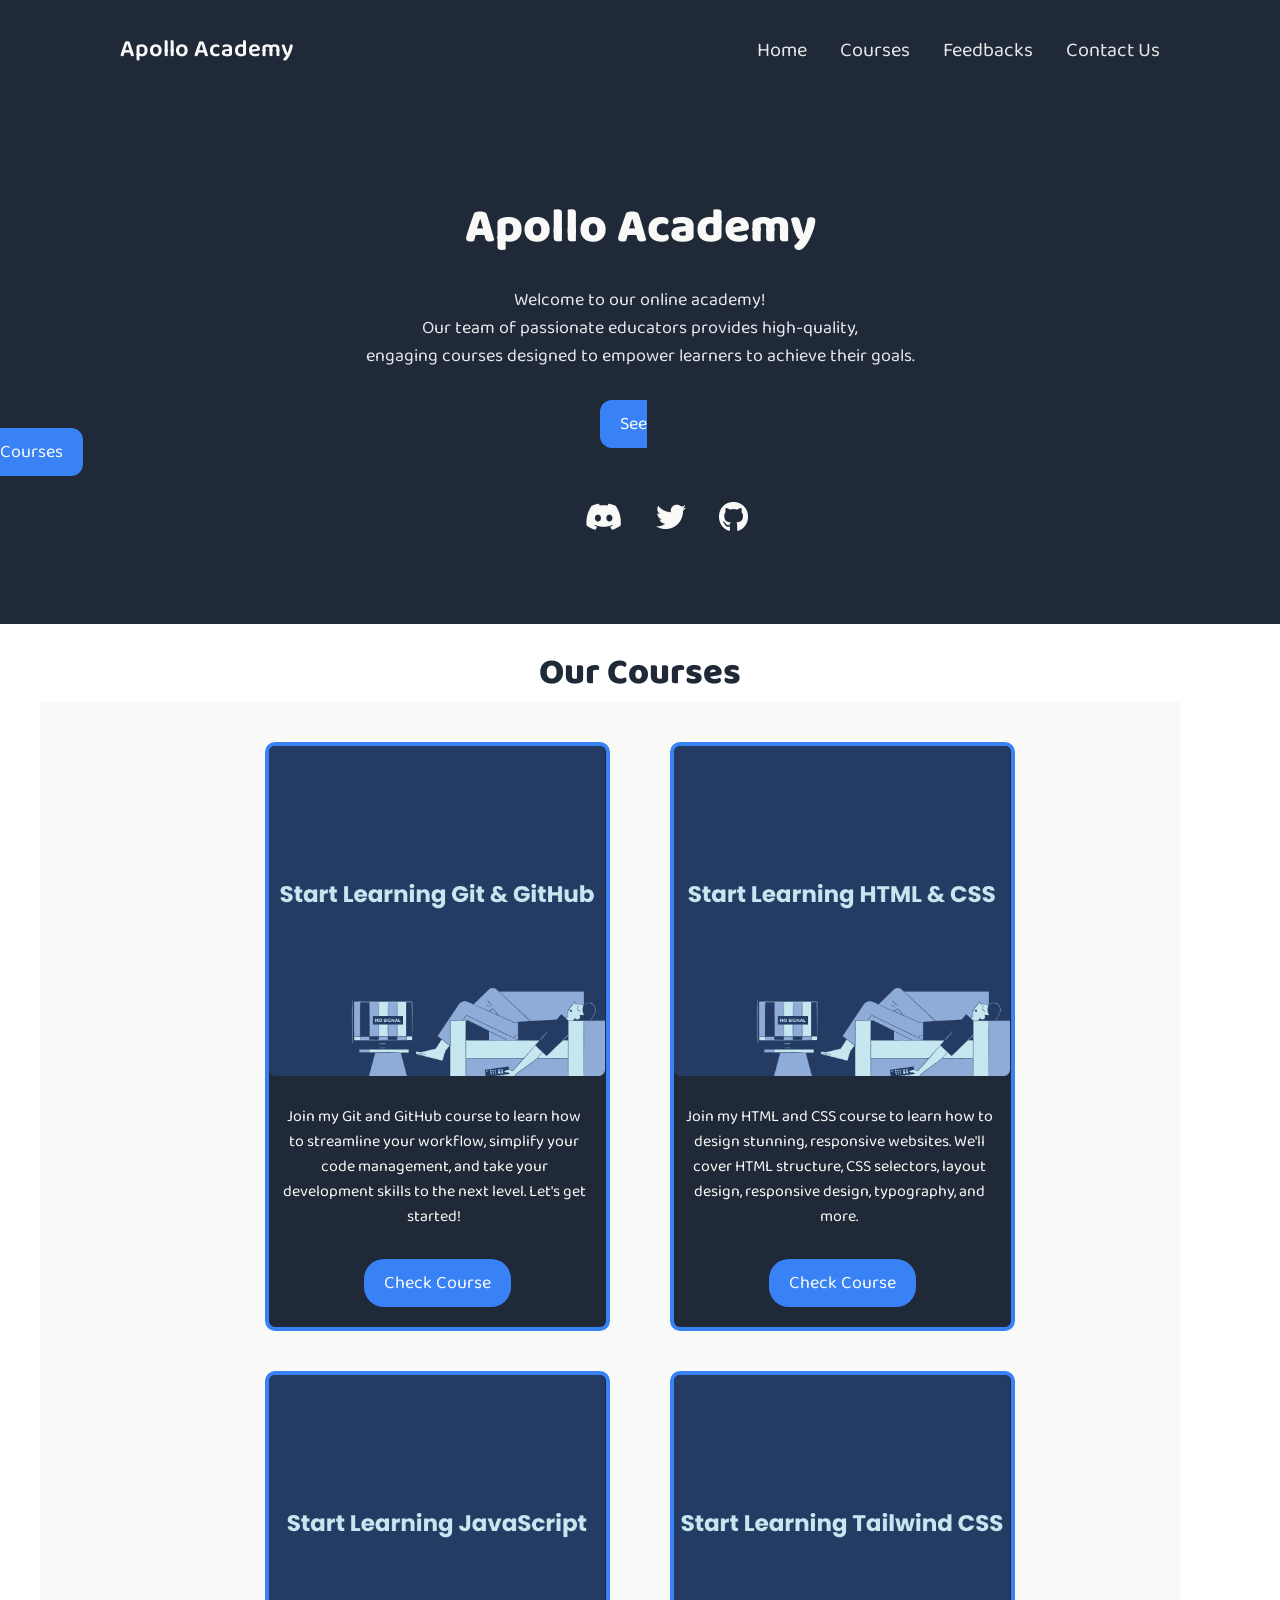
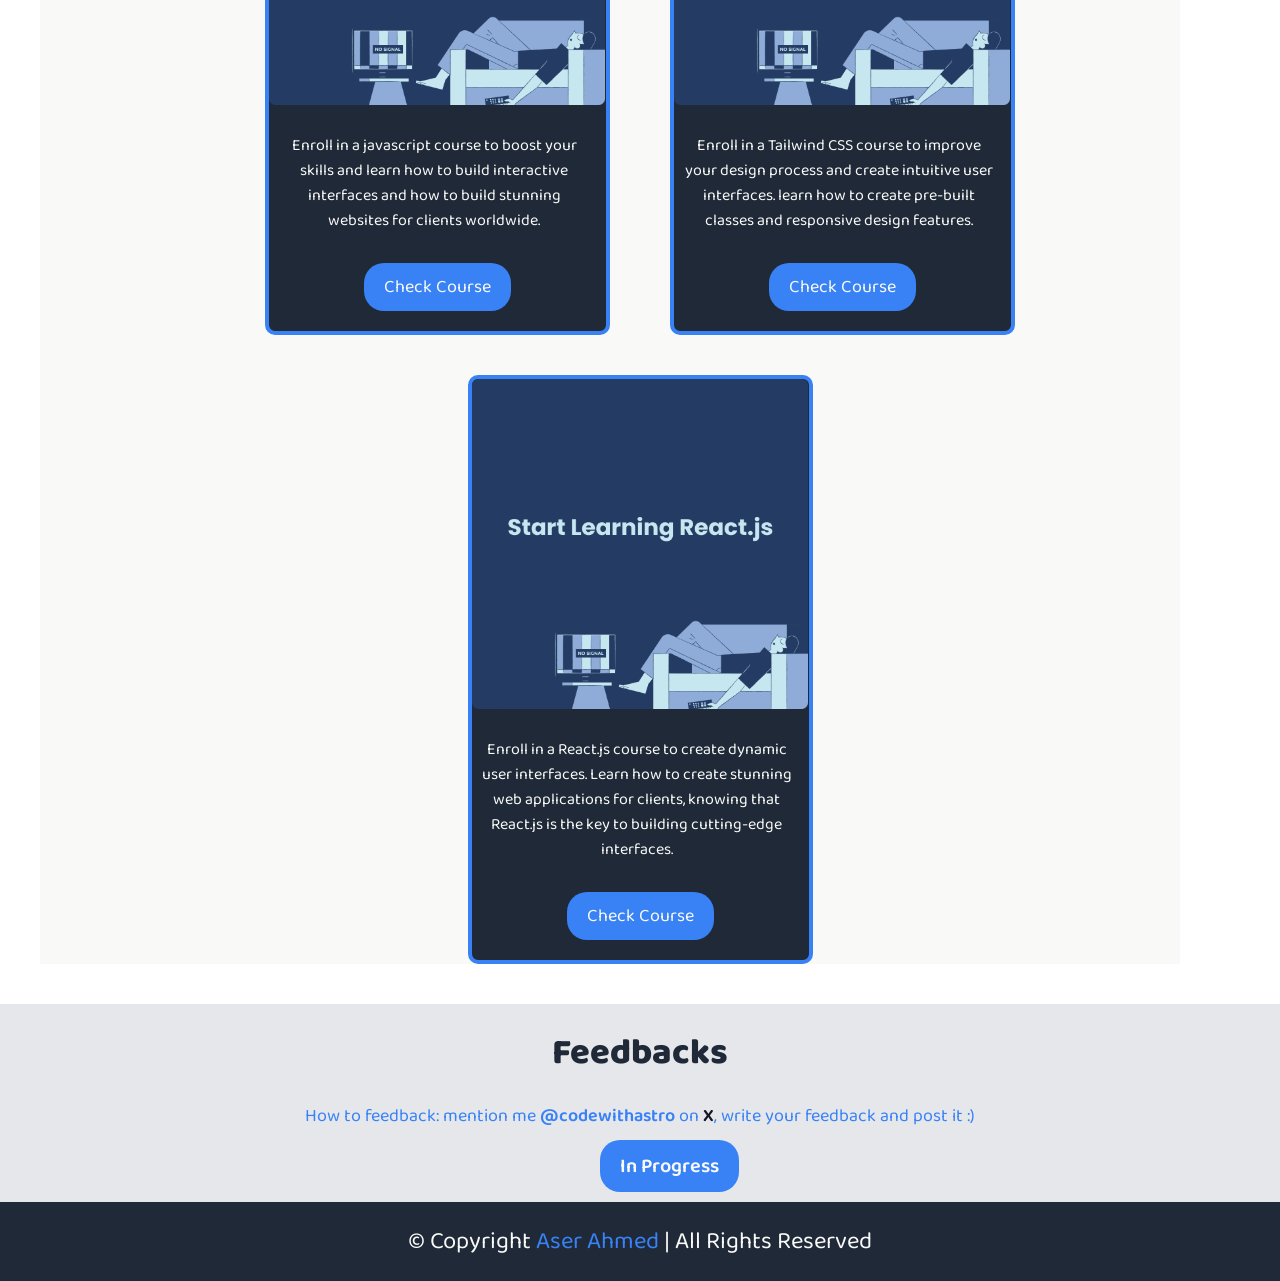
<file: files/standard-integration/public/index.html>
<!DOCTYPE html>
<html lang="en">
<head>
    <meta charset="UTF-8">
    <meta http-equiv="X-UA-Compatible" content="IE=edge">
    <meta name="viewport" content="width=device-width, initial-scale=1.0">
    <link rel="icon" type="image/svg+xml" href="./images/favicon.svg" />
    <link rel="stylesheet" href="https://cdnjs.cloudflare.com/ajax/libs/font-awesome/6.4.0/css/all.min.css" integrity="sha512-iecdLmaskl7CVkqkXNQ/ZH/XLlvWZOJyj7Yy7tcenmpD1ypASozpmT/E0iPtmFIB46ZmdtAc9eNBvH0H/ZpiBw==" crossorigin="anonymous" referrerpolicy="no-referrer" />
    <link rel="stylesheet" href="./styles/style.css">
    <title>Apollo Academy</title>
</head>
<body>
    <!--header start-->
    <header>
        <a href="index.html" class="logo">Apollo Academy</a>
        <nav class="navigation">
            <a href="index.html">Home</a>
            <a href="#course">Courses</a>
            <a href="#feedback">Feedbacks</a>
            <a href="contact.html" target="_blank">Contact Us</a>
        </nav>
    </header>
    <!--header end-->

    <!--Menu button for responsive design-->
    <!--<div id="menu-btn" class="fas fa-bars"></div>-->
    <!--Menu button for responsive design-->

    <!--main section start-->
    <section class="main">
        <h2>Apollo Academy</h2>
        <p>Welcome to our online academy!<br> Our team of passionate educators provides high-quality,<br> engaging courses designed to empower learners to achieve their goals. </p>
        <a href="#course" class="main-btn">See Courses</a>
        <div class="social-icons">
            <a href="https://discord.gg/VHDfc6gd" target="_blank" title="In Progress"><i class="fa-brands fa-discord"></i></a>
            <a href="https://twitter.com/codewithastro" target="_blank"><i class="fa-brands fa-twitter"></i></a>
            <a href="https://github.com/codewithastro" target="_blank"><i class="fa-brands fa-github"></i></a>
        </div>
    </section>
    <!--main section end-->

    <h3 class="title">Our Courses</h3>

    <!--info section start-->
    <section class="course" id="course">
        <div>
            <img src="./images/1.png" alt="First Course">
            <p>Join my Git and GitHub course to learn how to streamline your workflow, simplify your code management, and take your development skills to the next level. Let's get started!</p>
            <a href="./git-github.html">Check Course</a>
        </div>
        <div>
            <img src="./images/2.png" alt="Second Course">
            <p>Join my HTML and CSS course to learn how to design stunning, responsive websites. We'll cover HTML structure, CSS selectors, layout design, responsive design, typography, and more.</p>
            <a href="./html-css.html">Check Course</a>
        </div>
        <div>
            <img src="./images/3.png" alt="Third Course">
            <p>Enroll in a javascript course to boost your skills and learn how to build interactive interfaces and how to build stunning websites for clients worldwide.</p>
            <a href="./javascript.html">Check Course</a>
        </div>
        <div>
            <img src="./images/4.png" alt="Fourth course">
            <p>Enroll in a Tailwind CSS course to improve your design process and create intuitive user interfaces. learn how to create pre-built classes and responsive design features.</p>
            <a href="./tailwind.html">Check Course</a>
        </div>
        <div>
            <img src="./images/5.png" alt="Fifth Course">
            <p>Enroll in a React.js course to create dynamic user interfaces. Learn how to create stunning web applications for clients, knowing that React.js is the key to building cutting-edge interfaces.</p>
            <a href="./react.html">Check Course</a>
        </div>
        
     </section>
    <!--info section end-->

    <!--feedback section start-->
    <section class="feedback" id="feedback">
        <h3>Feedbacks</h3>
        <div class="how">How to feedback: mention me <a href="https://twitter.com/codewithastro">@codewithastro</a> on <span>X</span>, write your feedback and post it :)</div>
        <p id="what">In Progress</p>
    </section>
    <!--feedback section end-->

    <!--footer section start-->
    <footer class="footer">
        <p>© Copyright <a href="https://twitter.com/codewithastro">Aser Ahmed</a> | All Rights Reserved</p>
    </footer>
    <!--footer section end-->
    <script src="./index.js"></script>
</body>
</html>
</file>
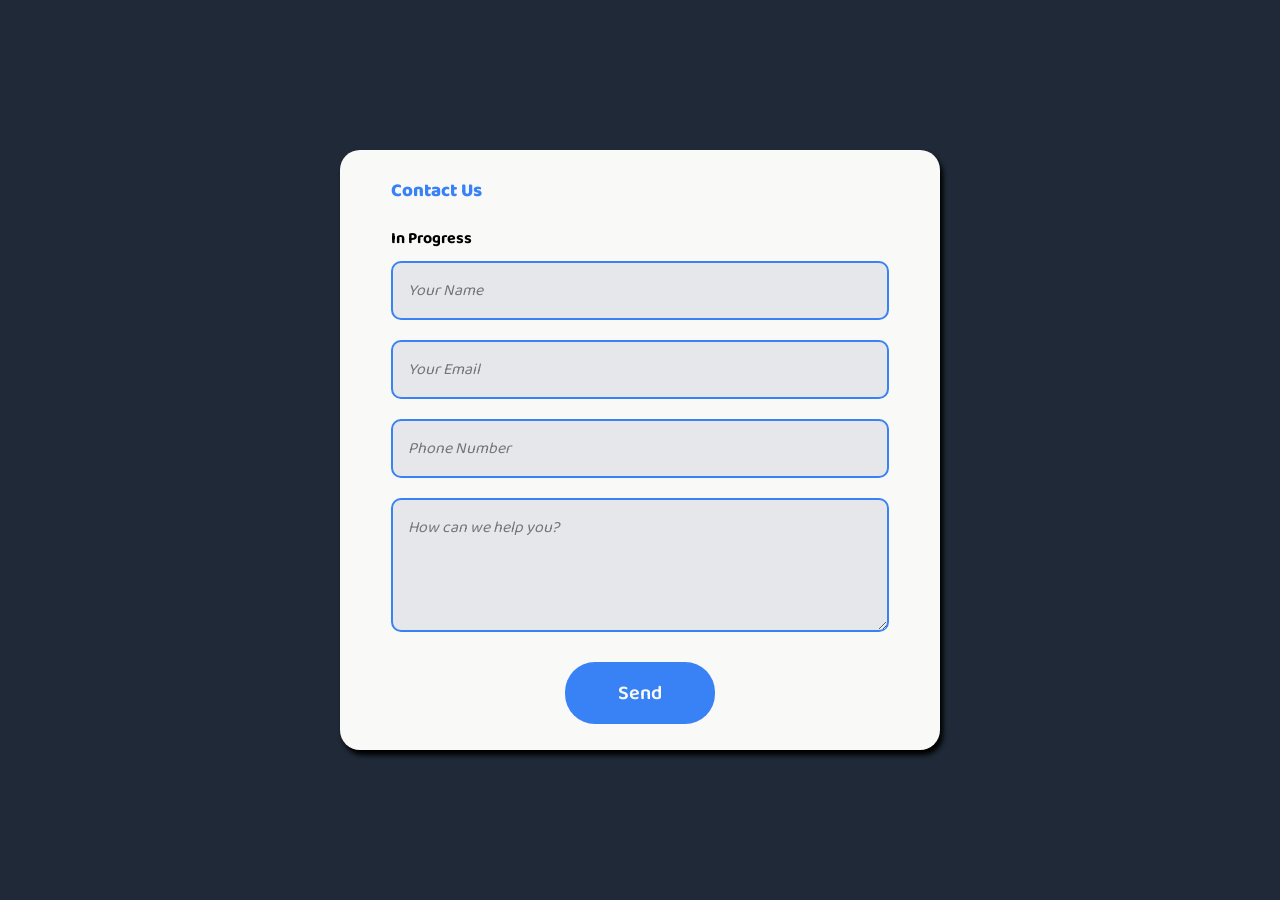
<file: files/standard-integration/public/contact.html>
<!DOCTYPE html>
<html lang="en">
<head>
    <meta charset="UTF-8">
    <meta name="viewport" content="width=device-width, initial-scale=1.0">
    <link rel="icon" type="image/svg+xml" href="./images/favicon.svg" />
    <link rel="stylesheet" href="./styles/contact.css">
    <title>Contact Us</title>
</head>
<body>
    <div class="container">
      <form onsubmit="sendEmail(); reset(); return false;">
        <h3>Contact Us</h3>
        <h4>In Progress</h4>
        <input type="text" id="name" placeholder="Your Name" required>
        <input type="email" id="email" placeholder="Your Email" required>
        <input type="text" id="phone" placeholder="Phone Number" required>
        <textarea id="message" rows="4" placeholder="How can we help you?"></textarea>
        <button type="Submit">Send</button>
      </form>
    </div>
    <script src="https://smtpjs.com/v3/smtp.js"></script>
    <script>
      function sendEmail() {
        Email.send({
        Host : "smtp.elasticemail.com",
        Username : "aserhello5@gmail.com",
        Password : "96DA986FB6EF92C4DBBE1015A35011CC4CC0ddff",
        To : 'aserhello5@gmail.com',
        From : document.getElementById("email").value,
        Subject : "This is the subject",
        Body : "And this is the body"
      }).then(
      message => alert(message)
      );
      }
    </script>
</body>
</file>
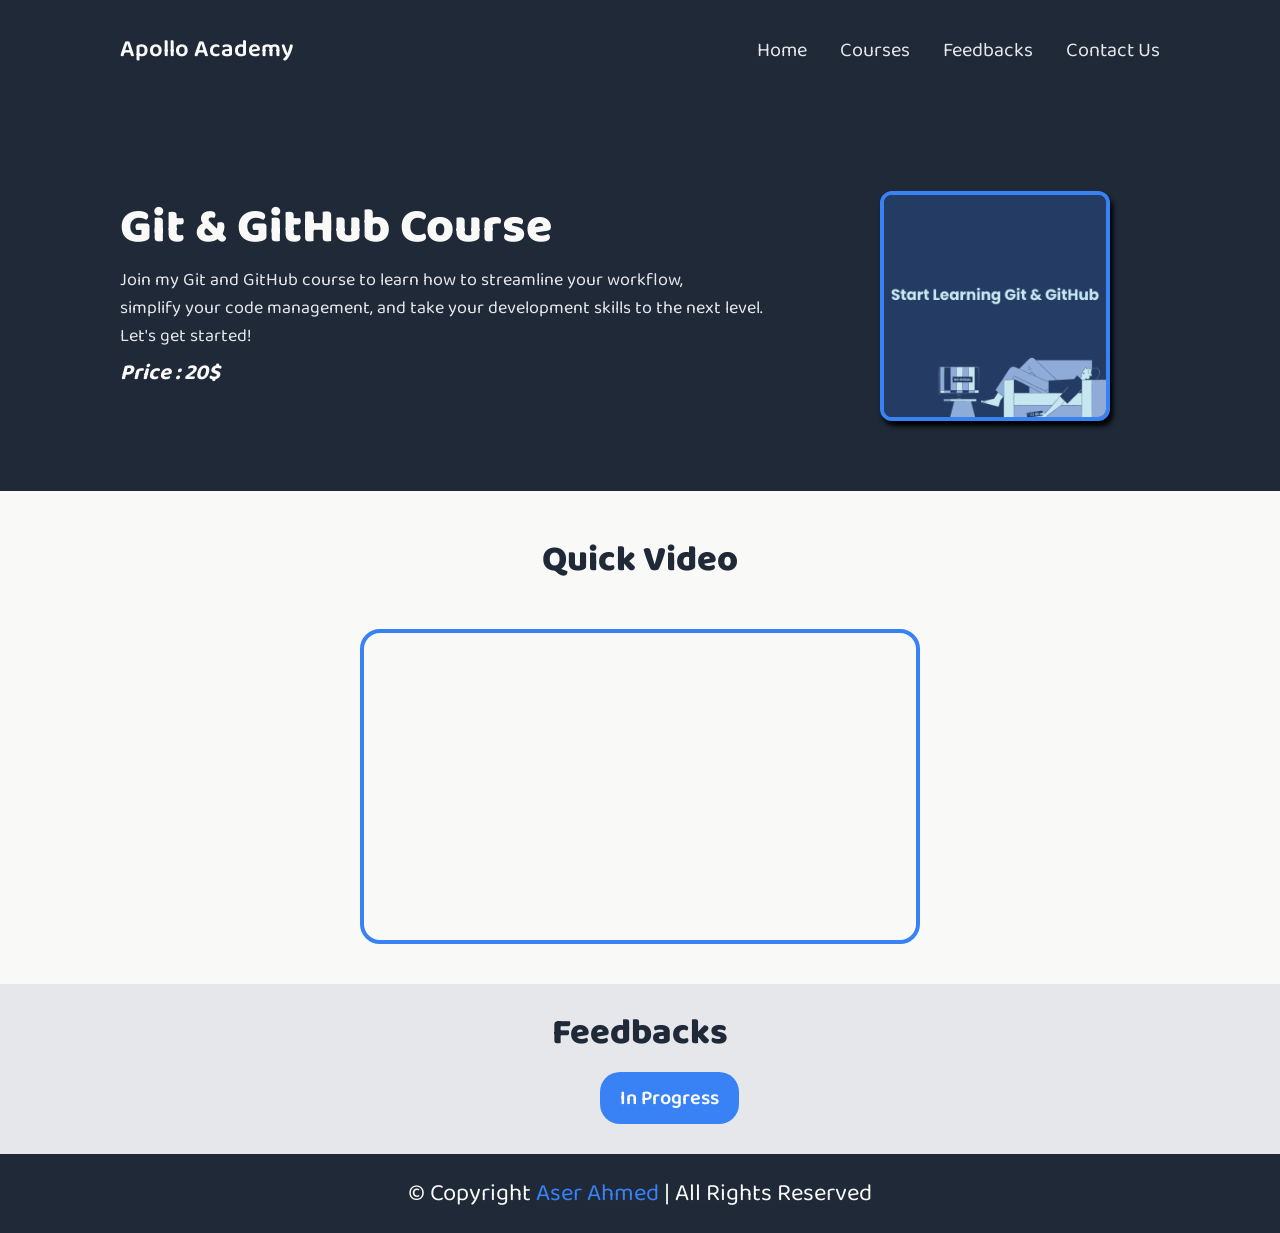
<file: files/standard-integration/public/git-github.html>
<!DOCTYPE html>
<html>
  <head>
    <meta charset="UTF-8">
    <meta name="viewport" content="width=device-width, initial-scale=1.0">
    <link rel="icon" type="image/svg+xml" href="./images/favicon.svg" />
    <link rel="stylesheet" href="./styles/course-styles.css">
    <title>Apollo Academy</title>
  </head>
  <body>
      <!--header start-->
      <header>
          <a href="index.html" class="logo">Apollo Academy</a>
          <nav class="navigation">
              <a href="index.html">Home</a>
              <a href="#course">Courses</a>
              <a href="#feedback">Feedbacks</a>
              <a href="contact.html">Contact Us</a>
              
          </nav>
      </header>
      <!--header end-->
  
      <!--main section start-->
      <section class="main">
          <h2>Git & GitHub Course</h2>
          <p>Join my Git and GitHub course to learn how to streamline your workflow,<br> simplify your code management, and take your development skills to the next level.<br> Let's get started!</p>
          <h5>Price : 20$</h5>
          <img src="images/1.png" alt="First Course Logo">
          <script src="https://www.paypal.com/sdk/js?client-id=AXws-z-ZkmbfG_4ao6V_NQIifas3aFQK3bpZhs1191lcAX7mh40ExNLbHrIAv_QlxWMfhUy66qZ8uedM&currency=USD"></script>
      <!-- Set up a container element for the button -->
      <div id="paypal-button-container" style="max-width: 40px;"></div>
      <script>
        paypal.Buttons({
          style: {
            shape: "rect",
            color: "blue",
            disableMaxWidth: true
          },
            // Sets up the transaction when a payment button is clicked
            createOrder: function () {
              return fetch("/my-server/create-paypal-order", {
                method: "post",
                headers: {
                  "Content-Type": "application/json",
                },
                // use the "body" param to optionally pass additional order information
                // like product skus and quantities
                body: JSON.stringify({
                  cart: [
                    {
                      sku: "YOUR_PRODUCT_STOCK_KEEPING_UNIT",
                      quantity: "YOUR_PRODUCT_QUANTITY",
                    },
                  ],
                }),
              })
                .then((response) => response.json())
                .then((order) => order.id);
            },
            // Finalize the transaction after payer approval
            onApprove: function (data) {
              return fetch("/my-server/capture-paypal-order", {
                method: "post",
                headers: {
                  "Content-Type": "application/json",
                },
                body: JSON.stringify({
                  orderID: data.orderID,
                }),
              })
                .then((response) => response.json())
                .then((orderData) => {
                  // Successful capture! For dev/demo purposes:
                  console.log(
                    "Capture result",
                    orderData,
                    JSON.stringify(orderData, null, 2)
                  );
                  const transaction = orderData.purchase_units[0].payments.captures[0];
                  window.location.href = './git-lesson.html';
                  //actions.redirect('thank_you.html');
                  // When ready to go live, remove the alert and show a success message within this page. For example:
                  // var element = document.getElementById('paypal-button-container');
                  // 
                });
            },
          })
          .render("#paypal-button-container");
      </script>
          
      </section>
      <!--main section end-->
  
      <!--info section start-->
      <section class="info" id="course">
          <h3>Quick Video</h3>
          <div class="quick">
              <iframe width="560" height="315" src="https://www.youtube.com/embed/Y9Fzv0a9tPA" title="YouTube video player" frameborder="0" allow="accelerometer; autoplay; clipboard-write; encrypted-media; gyroscope; picture-in-picture; web-share" allowfullscreen></iframe>
          </div>
      </section>
      <!--info section end-->
  
      <!--feedback section start-->
      <section class="feedback" id="feedback">
          <h3>Feedbacks</h3>
          <p>In Progress</p>
          <!--<blockquote class="twitter-tweet"><p lang="en" dir="ltr">Academy gotta end soon changing some styles and<br>Edit some API&#39;s and interface</p>&mdash; Aser Ahmed🚀 (@codewithastro) <a href="https://twitter.com/codewithastro/status/1675925202650144788?ref_src=twsrc%5Etfw">July 3, 2023</a></blockquote> <script async src="https://platform.twitter.com/widgets.js" charset="utf-8"></script>
          <blockquote class="twitter-tweet"><p lang="en" dir="ltr">Academy gotta end soon changing some styles and<br>Edit some API&#39;s and interface</p>&mdash; Aser Ahmed🚀 (@codewithastro) <a href="https://twitter.com/codewithastro/status/1675925202650144788?ref_src=twsrc%5Etfw">July 3, 2023</a></blockquote> <script async src="https://platform.twitter.com/widgets.js" charset="utf-8"></script>
          <blockquote class="twitter-tweet"><p lang="en" dir="ltr">Academy gotta end soon changing some styles and<br>Edit some API&#39;s and interface</p>&mdash; Aser Ahmed🚀 (@codewithastro) <a href="https://twitter.com/codewithastro/status/1675925202650144788?ref_src=twsrc%5Etfw">July 3, 2023</a></blockquote> <script async src="https://platform.twitter.com/widgets.js" charset="utf-8"></script>-->
      </section>
      <!--feedback section end-->
  
      <!--footer section start-->
      <footer class="footer">
          <p>© Copyright <a href="https://twitter.com/codewithastro">Aser Ahmed</a> | All Rights Reserved</p>
      </footer>
      <!--footer section end-->
      <script src="index.js"></script>
  </body>
</html>
</file>
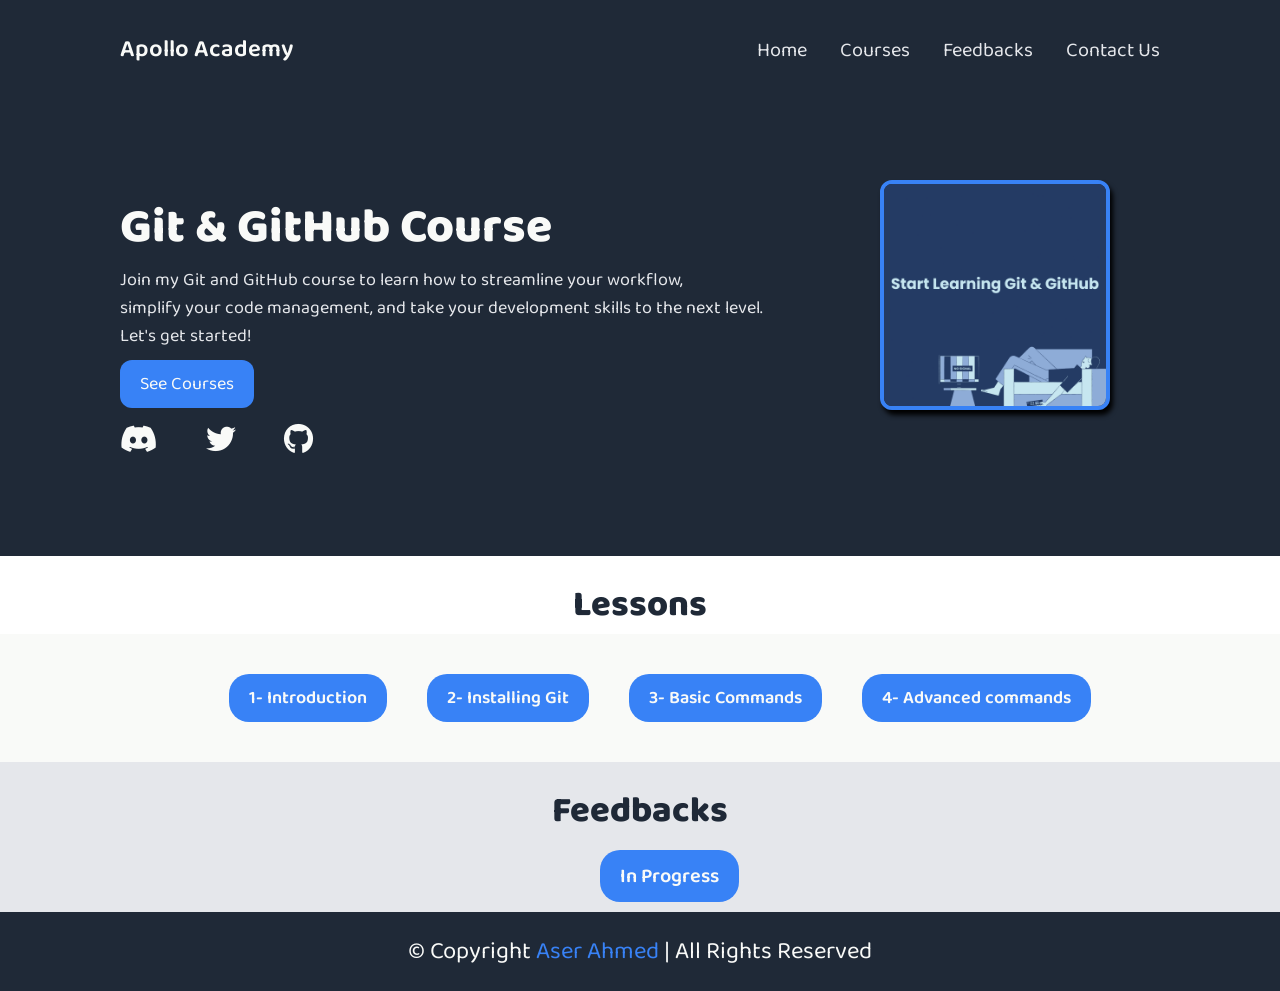
<file: files/standard-integration/public/git-lesson.html>
<!DOCTYPE html>
<html lang="en">
<head>
    <meta charset="UTF-8">
    <meta http-equiv="X-UA-Compatible" content="IE=edge">
    <meta name="viewport" content="width=device-width, initial-scale=1.0">
    <link rel="stylesheet" href="https://cdnjs.cloudflare.com/ajax/libs/font-awesome/6.4.0/css/all.min.css" integrity="sha512-iecdLmaskl7CVkqkXNQ/ZH/XLlvWZOJyj7Yy7tcenmpD1ypASozpmT/E0iPtmFIB46ZmdtAc9eNBvH0H/ZpiBw==" crossorigin="anonymous" referrerpolicy="no-referrer" />
    <link rel="icon" type="image/svg+xml" href="./images/favicon.svg" />
    <link rel="stylesheet" href="./styles/lessons.css">
    <title>Apollo Academy</title>
</head>
<body>
    <!--header start-->
    <header>
        <a href="index.html" class="logo">Apollo Academy</a>
        <nav class="navigation">
            <a href="index.html">Home</a>
            <a href="#course">Courses</a>
            <a href="#feedback">Feedbacks</a>
            <a href="contact.html">Contact Us</a>
            
        </nav>
    </header>
    <!--header end-->

    <!--main section start-->
    <section class="main">
        <h2>Git & GitHub Course</h2>
        <p>Join my Git and GitHub course to learn how to streamline your workflow,<br> simplify your code management, and take your development skills to the next level.<br> Let's get started!</p>
        <a href="/files/standard-integration/public/index.html" class="main-btn">See Courses</a>
        <img src="./images/1.png" alt="First Course Logo">
        <div class="social-icons">
            <a href="https://discord.gg/VHDfc6gd"><i class="fa-brands fa-discord"></i></a>
            <a href="https://twitter.com/codewithastro" target="_blank"><i class="fa-brands fa-twitter"></i></a>
            <a href="https://github.com/ASR5-BRO" target="_blank"><i class="fa-brands fa-github"></i></a>
        </div>
    </section>
    <!--main section end-->

    <!--info section start-->

    <h3 class="title">Lessons</h3>

    <section class="lessons" id="lessons">
        <div>
            <a href="https://mega.nz/file/J71lVYzI#jaaifAM2HkDTsLAPdd8gg8JQOACuR8uPfLWNM5wLye8" target="_blank">1- Introduction</a>
            <a href="https://mega.nz/file/J71lVYzI#jaaifAM2HkDTsLAPdd8gg8JQOACuR8uPfLWNM5wLye8" target="_blank">2- Installing Git</a>
            <a href="https://mega.nz/file/J71lVYzI#jaaifAM2HkDTsLAPdd8gg8JQOACuR8uPfLWNM5wLye8" target="_blank">3- Basic Commands</a>
            <a href="https://mega.nz/file/J71lVYzI#jaaifAM2HkDTsLAPdd8gg8JQOACuR8uPfLWNM5wLye8" target="_blank">4- Advanced commands</a>
        </div>
    </section>
    <!--info section end-->

    <!--feedback section start-->
    <section class="feedback" id="feedback">
        <h3>Feedbacks</h3>
        <p>In Progress</p>
    </section>
    <!--feedback section end-->

    <!--footer section start-->
    <footer class="footer">
        <p>© Copyright <a href="https://twitter.com/codewithastro">Aser Ahmed</a> | All Rights Reserved</p>
    </footer>
    <!--footer section end-->
    <script src="index.js"></script>
</body>
</html>
</file>
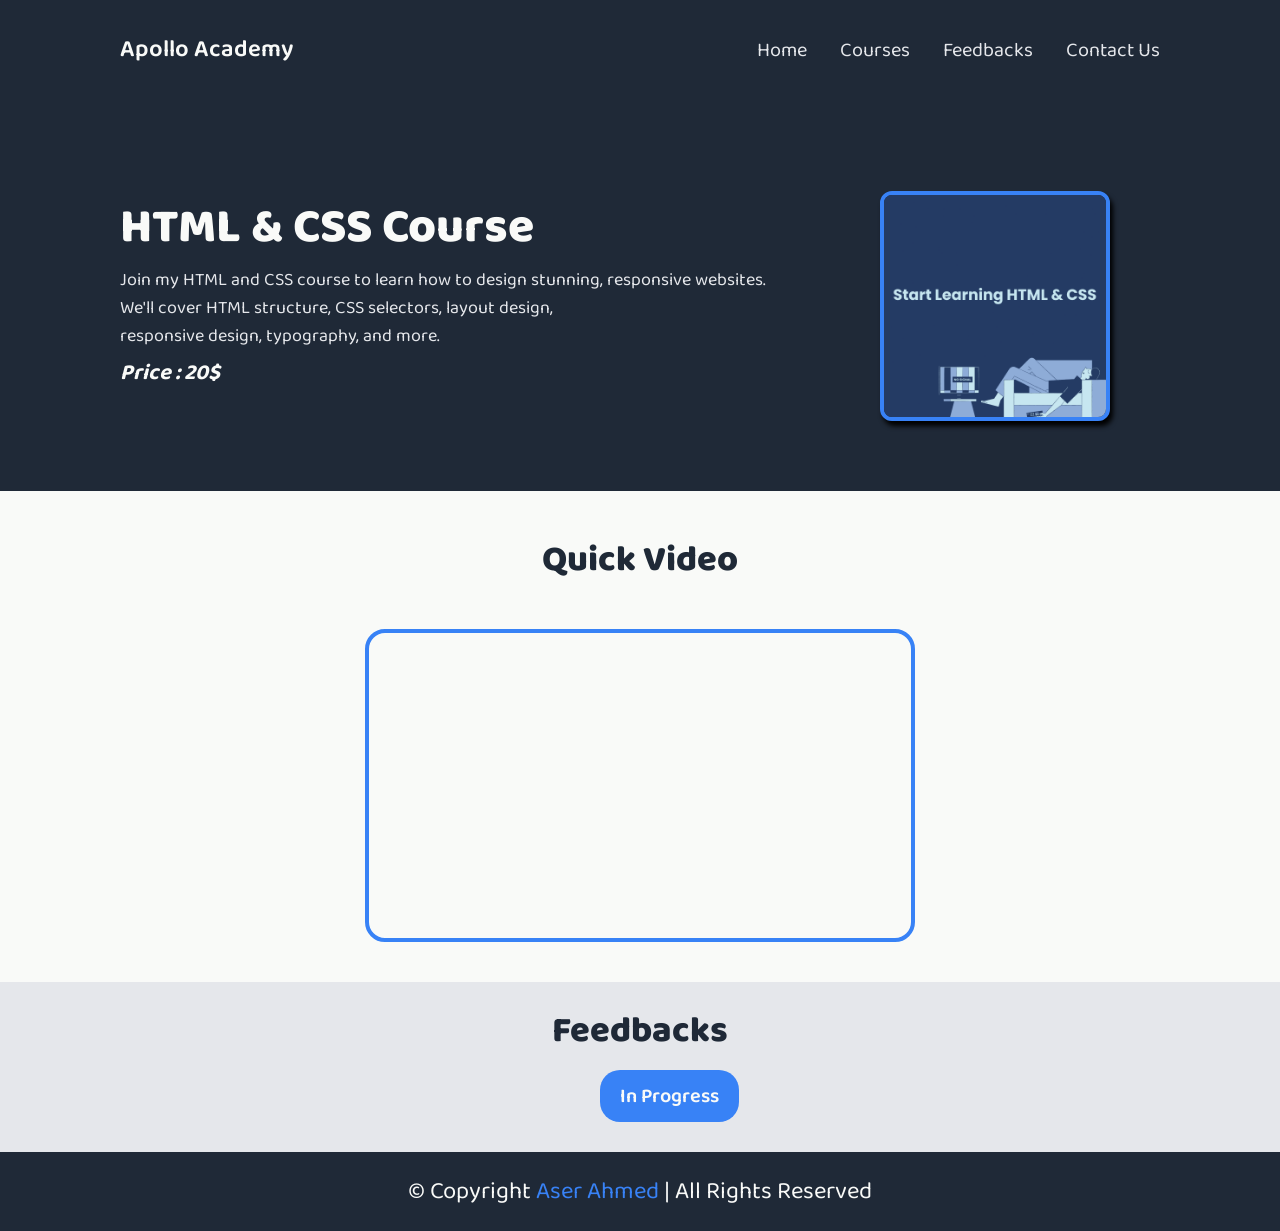
<file: files/standard-integration/public/html-css.html>
<!DOCTYPE html>
<html lang="en">
<head>
    <meta charset="UTF-8">
    <meta http-equiv="X-UA-Compatible" content="IE=edge">
    <meta name="viewport" content="width=device-width, initial-scale=1.0">
    <link rel="icon" type="image/svg+xml" href="./images/favicon.svg" />
    <link rel="stylesheet" href="./styles/course-styles.css">
    <title>Apollo Academy</title>
</head>
<body>
<div class="container">
    <!--header start-->
    <header>
        <a href="index.html" class="logo">Apollo Academy</a>
        <nav class="navigation">
            <a href="index.html">Home</a>
            <a href="#course">Courses</a>
            <a href="#feedback">Feedbacks</a>
            <a href="contact.html">Contact Us</a>
            
        </nav>
    </header>
    <!--header end-->

    <!--main section start-->
    <section class="main">
        <h2>HTML & CSS Course</h2>
        <p>Join my HTML and CSS course to learn how to design stunning, responsive websites.<br> We'll cover HTML structure, CSS selectors, layout design,<br> responsive design, typography, and more.</p>
        <h5>Price : 20$</h5>
        <img src="./images/2.png" alt="Second Course Logo">
        <!--button-->
        <script src="https://www.paypal.com/sdk/js?client-id=AXws-z-ZkmbfG_4ao6V_NQIifas3aFQK3bpZhs1191lcAX7mh40ExNLbHrIAv_QlxWMfhUy66qZ8uedM&currency=USD"></script>
        <!-- Set up a container element for the button -->
        <div id="paypal-button-container" style="max-width: 40px;"></div>
        <script>
          paypal.Buttons({
            style: {
              shape: "rect",
              color: "blue",
              disableMaxWidth: true
            },
              // Sets up the transaction when a payment button is clicked
              createOrder: function () {
                return fetch("/my-server/create-paypal-order", {
                  method: "post",
                  headers: {
                    "Content-Type": "application/json",
                  },
                  // use the "body" param to optionally pass additional order information
                  // like product skus and quantities
                  body: JSON.stringify({
                    cart: [
                      {
                        sku: "YOUR_PRODUCT_STOCK_KEEPING_UNIT",
                        quantity: "YOUR_PRODUCT_QUANTITY",
                      },
                    ],
                  }),
                })
                  .then((response) => response.json())
                  .then((order) => order.id);
              },
              // Finalize the transaction after payer approval
              onApprove: function (data) {
                return fetch("/my-server/capture-paypal-order", {
                  method: "post",
                  headers: {
                    "Content-Type": "application/json",
                  },
                  body: JSON.stringify({
                    orderID: data.orderID,
                  }),
                })
                  .then((response) => response.json())
                  .then((orderData) => {
                    // Successful capture! For dev/demo purposes:
                    console.log(
                      "Capture result",
                      orderData,
                      JSON.stringify(orderData, null, 2)
                    );
                    const transaction = orderData.purchase_units[0].payments.captures[0];
                    window.location.href = 'thank_you.html';
                    //actions.redirect('thank_you.html');
                    // When ready to go live, remove the alert and show a success message within this page. For example:
                    // var element = document.getElementById('paypal-button-container');
                    // 
                  });
              },
            })
            .render("#paypal-button-container");
        </script>
    </section>
    <!--main section end-->

    <!--info section start-->
    <section class="info" id="course">
        <h3>Quick Video</h3>
        <div class="quick">
            
          <iframe width="550" height="313" src="https://www.youtube.com/embed/Y9Fzv0a9tPA" title="YouTube video player" frameborder="0" allow="accelerometer; autoplay; clipboard-write; encrypted-media; gyroscope; picture-in-picture; web-share" allowfullscreen></iframe>
        </div>
    </section>
    <!--info section end-->

    <!--feedback section start-->
    <section class="feedback" id="feedback">
        <h3>Feedbacks</h3>
        <p>In Progress</p>
    </section>
    <!--feedback section end-->

    <!--footer section start-->
    <footer class="footer">
        <p>© Copyright <a href="https://twitter.com/codewithastro">Aser Ahmed</a> | All Rights Reserved</p>
    </footer>
    <!--footer section end-->
</div>
    <script src="index.js"></script>
</body>
</html>
</file>
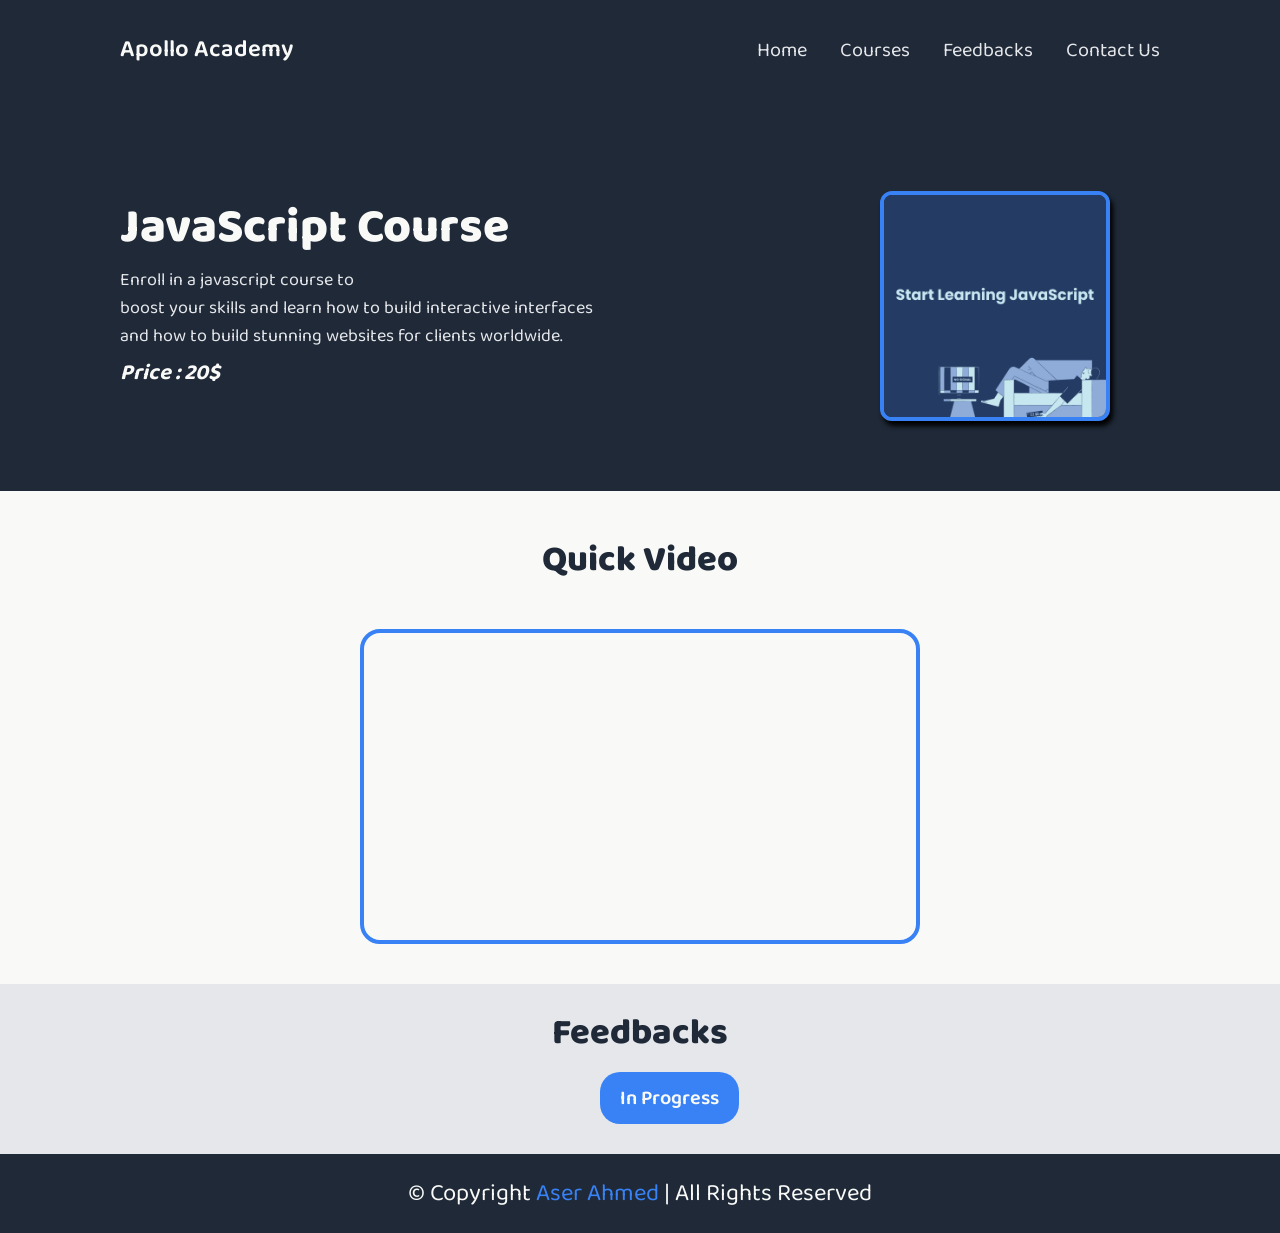
<file: files/standard-integration/public/javascript.html>
<!DOCTYPE html>
<html lang="en">
<head>
    <meta charset="UTF-8">
    <meta http-equiv="X-UA-Compatible" content="IE=edge">
    <meta name="viewport" content="width=device-width, initial-scale=1.0">
    <link rel="icon" type="image/svg+xml" href="./images/favicon.svg" />
    <link rel="stylesheet" href="./styles/course-styles.css">
    <title>Apollo Academy</title>
</head>
<body>
<div class="container">
    <!--header start-->
    <header>
        <a href="index.html" class="logo">Apollo Academy</a>
        <nav class="navigation">
            <a href="index.html">Home</a>
            <a href="#course">Courses</a>
            <a href="#feedback">Feedbacks</a>
            <a href="contact.html">Contact Us</a>
            
        </nav>
    </header>
    <!--header end-->

    <!--main section start-->
    <section class="main">
        <h2>JavaScript Course</h2>
        <p>Enroll in a javascript course to<br> boost your skills and learn how to build interactive interfaces<br> and how to build stunning websites for clients worldwide.</p>
        <h5>Price : 20$</h5>
        <!--button-->
        <img src="./images/3.png" alt="Third Course Logo">
        <!--button-->
        <script src="https://www.paypal.com/sdk/js?client-id=AXws-z-ZkmbfG_4ao6V_NQIifas3aFQK3bpZhs1191lcAX7mh40ExNLbHrIAv_QlxWMfhUy66qZ8uedM&currency=USD"></script>
        <!-- Set up a container element for the button -->
        <div id="paypal-button-container" style="max-width: 40px;"></div>
        <script>
          paypal.Buttons({
            style: {
              shape: "rect",
              color: "blue",
              disableMaxWidth: true
            },
              // Sets up the transaction when a payment button is clicked
              createOrder: function () {
                return fetch("/my-server/create-paypal-order", {
                  method: "post",
                  headers: {
                    "Content-Type": "application/json",
                  },
                  // use the "body" param to optionally pass additional order information
                  // like product skus and quantities
                  body: JSON.stringify({
                    cart: [
                      {
                        sku: "YOUR_PRODUCT_STOCK_KEEPING_UNIT",
                        quantity: "YOUR_PRODUCT_QUANTITY",
                      },
                    ],
                  }),
                })
                  .then((response) => response.json())
                  .then((order) => order.id);
              },
              // Finalize the transaction after payer approval
              onApprove: function (data) {
                return fetch("/my-server/capture-paypal-order", {
                  method: "post",
                  headers: {
                    "Content-Type": "application/json",
                  },
                  body: JSON.stringify({
                    orderID: data.orderID,
                  }),
                })
                  .then((response) => response.json())
                  .then((orderData) => {
                    // Successful capture! For dev/demo purposes:
                    console.log(
                      "Capture result",
                      orderData,
                      JSON.stringify(orderData, null, 2)
                    );
                    const transaction = orderData.purchase_units[0].payments.captures[0];
                    window.location.href = 'js-lesson.html';
                    //actions.redirect('thank_you.html');
                    // When ready to go live, remove the alert and show a success message within this page. For example:
                    // var element = document.getElementById('paypal-button-container');
                    // 
                  });
              },
            })
            .render("#paypal-button-container");
        </script>
    </section>
    <!--main section end-->

    <!--info section start-->
    <section class="info" id="course">
        <h3>Quick Video</h3>
        <div class="quick">
            <iframe width="560" height="315" src="https://www.youtube.com/embed/Y9Fzv0a9tPA" title="YouTube video player" frameborder="0" allow="accelerometer; autoplay; clipboard-write; encrypted-media; gyroscope; picture-in-picture; web-share" allowfullscreen></iframe>
        </div>
    </section>
    <!--info section end-->

    <!--feedback section start-->
    <section class="feedback" id="feedback">
        <h3>Feedbacks</h3>
        <p>In Progress</p>
    </section>
    <!--feedback section end-->

    <!--footer section start-->
    <footer class="footer">
        <p>© Copyright <a href="https://twitter.com/codewithastro">Aser Ahmed</a> | All Rights Reserved</p>
    </footer>
    <!--footer section end-->
</div>
    <script src="index.js"></script>
</body>
</html>
</file>
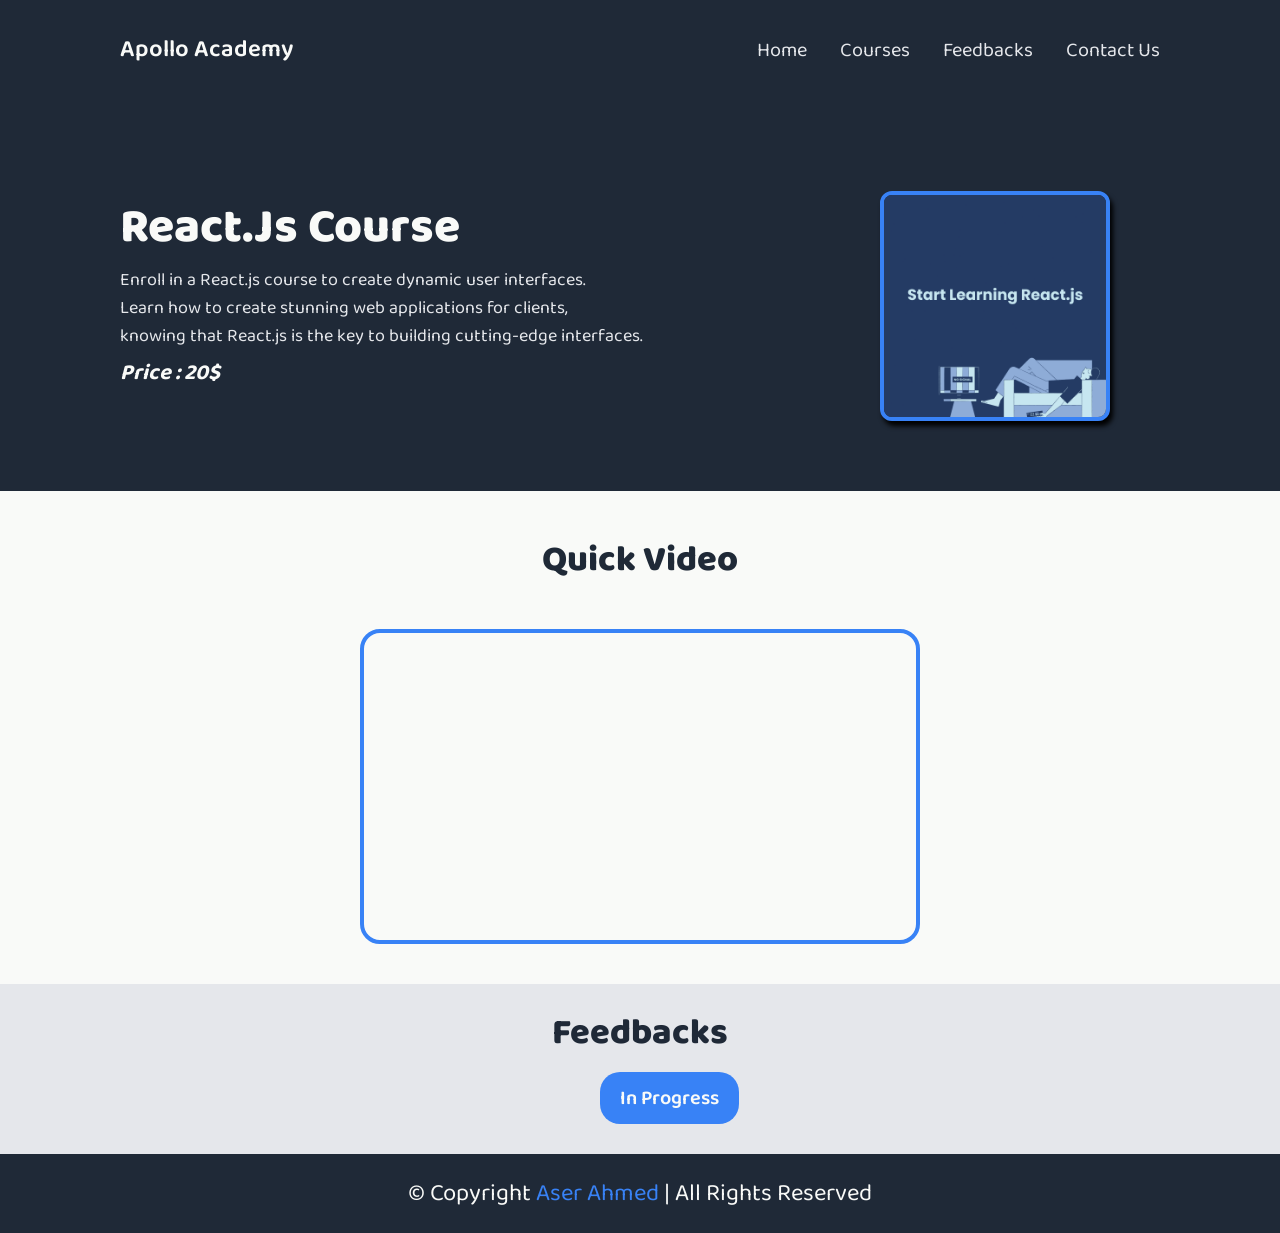
<file: files/standard-integration/public/react.html>
<!DOCTYPE html>
<html lang="en">
<head>
    <meta charset="UTF-8">
    <meta http-equiv="X-UA-Compatible" content="IE=edge">
    <meta name="viewport" content="width=device-width, initial-scale=1.0">
    <link rel="icon" type="image/svg+xml" href="./images/favicon.svg" />
    <link rel="stylesheet" href="./styles/course-styles.css">
    <title>Apollo Academy</title>
</head>
<body>
<div class="container">
    <!--header start-->
    <header>
        <a href="index.html" class="logo">Apollo Academy</a>
        <nav class="navigation">
            <a href="index.html">Home</a>
            <a href="#course">Courses</a>
            <a href="#feedback">Feedbacks</a>
            <a href="contact.html">Contact Us</a>
            
        </nav>
    </header>
    <!--header end-->

    <!--main section start-->
    <section class="main">
        <h2>React.Js Course</h2>
        <p>Enroll in a React.js course to create dynamic user interfaces.<br> Learn how to create stunning web applications for clients,<br> knowing that React.js is the key to building cutting-edge interfaces.</p>
        <h5>Price : 20$</h5>
        <!--button-->
        <img src="./images/5.png" alt="Fifth Course Logo">
        <!--button-->
        <script src="https://www.paypal.com/sdk/js?client-id=AXws-z-ZkmbfG_4ao6V_NQIifas3aFQK3bpZhs1191lcAX7mh40ExNLbHrIAv_QlxWMfhUy66qZ8uedM&currency=USD"></script>
        <!-- Set up a container element for the button -->
        <div id="paypal-button-container" style="max-width: 40px;"></div>
        <script>
          paypal.Buttons({
            style: {
              shape: "rect",
              color: "blue",
              disableMaxWidth: true
            },
              // Sets up the transaction when a payment button is clicked
              createOrder: function () {
                return fetch("/my-server/create-paypal-order", {
                  method: "post",
                  headers: {
                    "Content-Type": "application/json",
                  },
                  // use the "body" param to optionally pass additional order information
                  // like product skus and quantities
                  body: JSON.stringify({
                    cart: [
                      {
                        sku: "YOUR_PRODUCT_STOCK_KEEPING_UNIT",
                        quantity: "YOUR_PRODUCT_QUANTITY",
                      },
                    ],
                  }),
                })
                  .then((response) => response.json())
                  .then((order) => order.id);
              },
              // Finalize the transaction after payer approval
              onApprove: function (data) {
                return fetch("/my-server/capture-paypal-order", {
                  method: "post",
                  headers: {
                    "Content-Type": "application/json",
                  },
                  body: JSON.stringify({
                    orderID: data.orderID,
                  }),
                })
                  .then((response) => response.json())
                  .then((orderData) => {
                    // Successful capture! For dev/demo purposes:
                    console.log(
                      "Capture result",
                      orderData,
                      JSON.stringify(orderData, null, 2)
                    );
                    const transaction = orderData.purchase_units[0].payments.captures[0];
                    window.location.href = 'thank_you.html';
                    //actions.redirect('thank_you.html');
                    // When ready to go live, remove the alert and show a success message within this page. For example:
                    // var element = document.getElementById('paypal-button-container');
                    // 
                  });
              },
            })
            .render("#paypal-button-container");
        </script>
    </section>
    <!--main section end-->

    <!--info section start-->
    <section class="info" id="course">
        <h3>Quick Video</h3>
        <div class="quick">
            <iframe width="560" height="315" src="https://www.youtube.com/embed/Y9Fzv0a9tPA" title="YouTube video player" frameborder="0" allow="accelerometer; autoplay; clipboard-write; encrypted-media; gyroscope; picture-in-picture; web-share" allowfullscreen></iframe>
        </div>
    </section>
    <!--info section end-->

    <!--feedback section start-->
    <section class="feedback" id="feedback">
        <h3>Feedbacks</h3>
        <p>In Progress</p>
    </section>
    <!--feedback section end-->

    <!--footer section start-->
    <footer class="footer">
        <p>© Copyright <a href="https://twitter.com/codewithastro">Aser Ahmed</a> | All Rights Reserved</p>
    </footer>
    <!--footer section end-->
</div>
    <script src="index.js"></script>
</body>
</html>
</file>
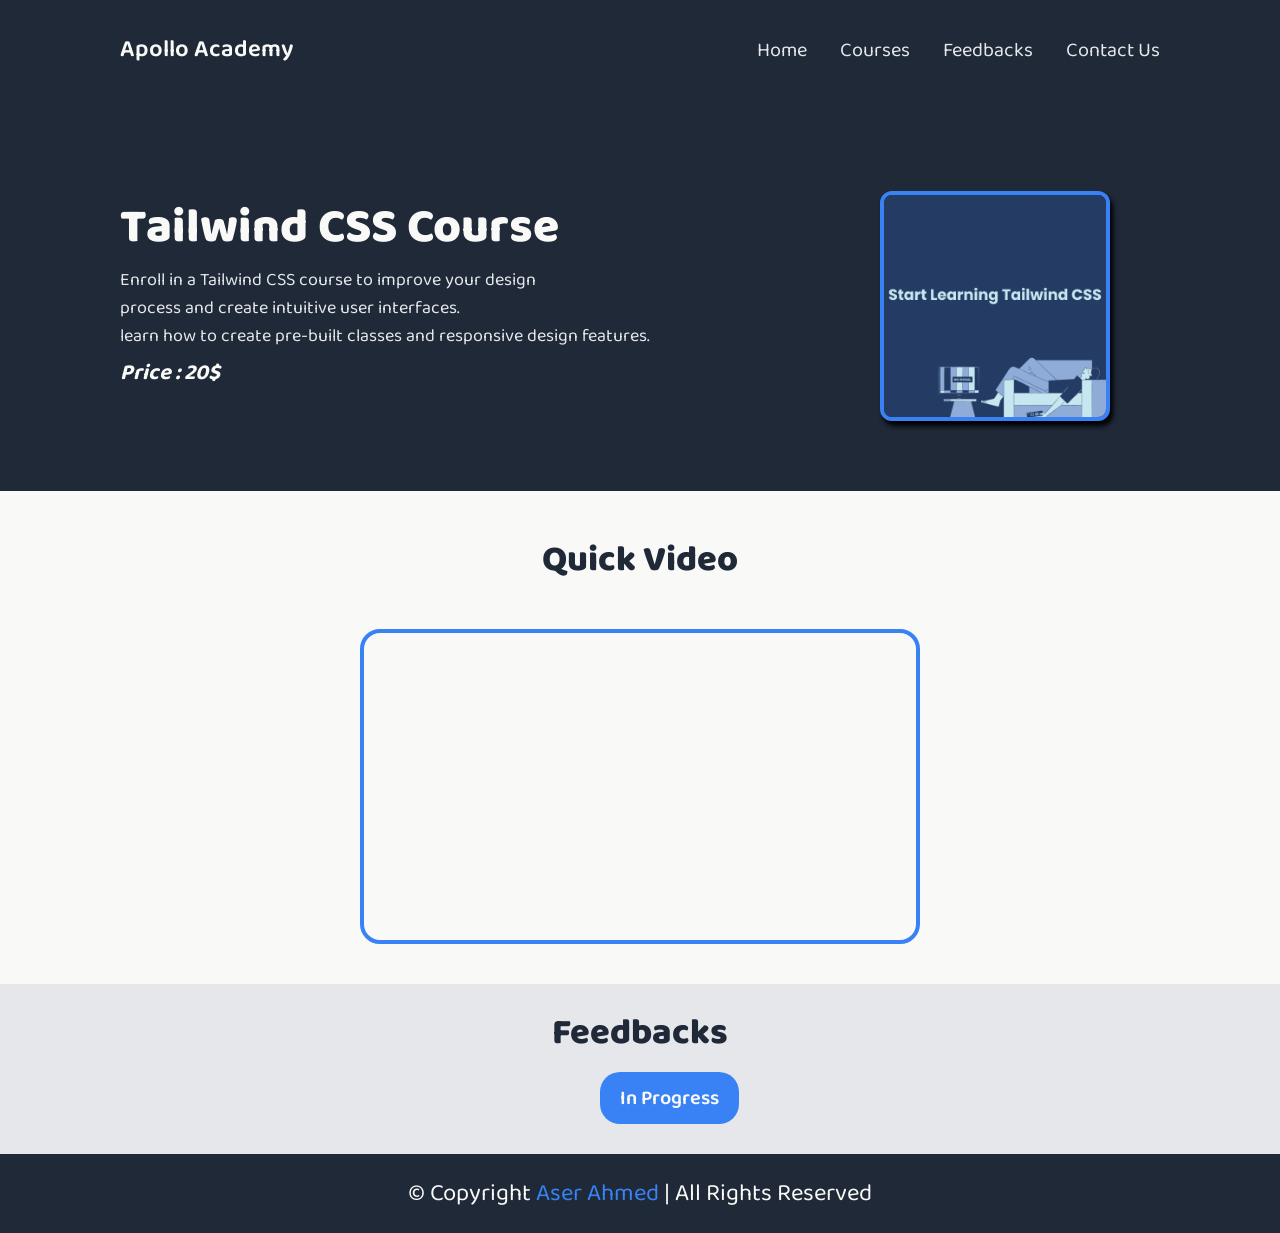
<file: files/standard-integration/public/tailwind.html>
<!DOCTYPE html>
<html lang="en">
<head>
    <meta charset="UTF-8">
    <meta http-equiv="X-UA-Compatible" content="IE=edge">
    <meta name="viewport" content="width=device-width, initial-scale=1.0">
    <link rel="icon" type="image/svg+xml" href="./images/favicon.svg" />
    <link rel="stylesheet" href="./styles/course-styles.css">
    <title>Apollo Academy</title>
</head>
<body>
<div class="container">
    <!--header start-->
    <header>
        <a href="index.html" class="logo">Apollo Academy</a>
        <nav class="navigation">
            <a href="index.html">Home</a>
            <a href="#course">Courses</a>
            <a href="#feedback">Feedbacks</a>
            <a href="contact.html">Contact Us</a>
            
        </nav>
    </header>
    <!--header end-->

    <!--main section start-->
    <section class="main">
        <h2>Tailwind CSS Course</h2>
        <p>Enroll in a Tailwind CSS course to improve your design <br> process and create intuitive user interfaces. <br> learn how to create pre-built classes and responsive design features.</p>
        <h5>Price : 20$</h5>
        <!--button-->
        <img src="./images/4.png" alt="Fourth Course Logo">
        <!--button-->
        <script src="https://www.paypal.com/sdk/js?client-id=AXws-z-ZkmbfG_4ao6V_NQIifas3aFQK3bpZhs1191lcAX7mh40ExNLbHrIAv_QlxWMfhUy66qZ8uedM&currency=USD"></script>
        <!-- Set up a container element for the button -->
        <div id="paypal-button-container" style="max-width: 40px;"></div>
        <script>
          paypal.Buttons({
            style: {
              shape: "rect",
              color: "blue",
              disableMaxWidth: true
            },
              // Sets up the transaction when a payment button is clicked
              createOrder: function () {
                return fetch("/my-server/create-paypal-order", {
                  method: "post",
                  headers: {
                    "Content-Type": "application/json",
                  },
                  // use the "body" param to optionally pass additional order information
                  // like product skus and quantities
                  body: JSON.stringify({
                    cart: [
                      {
                        sku: "YOUR_PRODUCT_STOCK_KEEPING_UNIT",
                        quantity: "YOUR_PRODUCT_QUANTITY",
                      },
                    ],
                  }),
                })
                  .then((response) => response.json())
                  .then((order) => order.id);
              },
              // Finalize the transaction after payer approval
              onApprove: function (data) {
                return fetch("/my-server/capture-paypal-order", {
                  method: "post",
                  headers: {
                    "Content-Type": "application/json",
                  },
                  body: JSON.stringify({
                    orderID: data.orderID,
                  }),
                })
                  .then((response) => response.json())
                  .then((orderData) => {
                    // Successful capture! For dev/demo purposes:
                    console.log(
                      "Capture result",
                      orderData,
                      JSON.stringify(orderData, null, 2)
                    );
                    const transaction = orderData.purchase_units[0].payments.captures[0];
                    window.location.href = 'thank_you.html';
                    //actions.redirect('thank_you.html');
                    // When ready to go live, remove the alert and show a success message within this page. For example:
                    // var element = document.getElementById('paypal-button-container');
                    // 
                  });
              },
            })
            .render("#paypal-button-container");
        </script>
    </section>
    <!--main section end-->

    <!--info section start-->
    <section class="info" id="course">
        <h3>Quick Video</h3>
        <div class="quick">
            <iframe width="560" height="315" src="https://www.youtube.com/embed/Y9Fzv0a9tPA" title="YouTube video player" frameborder="0" allow="accelerometer; autoplay; clipboard-write; encrypted-media; gyroscope; picture-in-picture; web-share" allowfullscreen></iframe>
        </div>
    </section>
    <!--info section end-->

    <!--feedback section start-->
    <section class="feedback" id="feedback">
        <h3>Feedbacks</h3>
        <p>In Progress</p>
    </section>
    <!--feedback section end-->

    <!--footer section start-->
    <footer class="footer">
        <p>© Copyright <a href="https://twitter.com/codewithastro">Aser Ahmed</a> | All Rights Reserved</p>
    </footer>
    <!--footer section end-->
</div>
    <script src="index.js"></script>
</body>
</html>
</file>
<file: files/standard-integration/public/styles/style.css>
/*Baloo 2 font*/
@import url('https://fonts.googleapis.com/css2?family=Baloo+2:wght@400;500;600;700;800&display=swap');

/*styles for all elements*/
*{
    margin: 0px;
    padding: 0px;
    box-sizing: border-box;
    font-family: 'Baloo 2', sans-serif;
    transition: .2s linear;
    scroll-behavior: smooth;
}

/*root colors*/
:root{
    --dark-bg-color: #1F2937;
    --main-logo-color: #f9faf8;
    --button-color: #3882f6;
    --q-color: #e5e7eb;
    --hover-color: #316fd3;
    --scroll-color: #131922;
}

/*scrollbar designs start*/
::-webkit-scrollbar{
    width: 10px;
}

::-webkit-scrollbar-track{
    background-color: var(--scroll-color);
}

::-webkit-scrollbar-thumb{
    background-color: var(--button-color);
    border-radius: 40px;
}

/*Header section start*/
header{
    display: flex;
    justify-content: space-between;
    align-items: center;
    padding: 30px 120px;
    background-color: var(--dark-bg-color);
}

.logo{
    font-size: 24px;
    color: var(--main-logo-color);
    font-weight: 600;
    text-decoration: none;
}

.navigation a{
    font-size: 20px;;
    text-decoration: none;
    color: var(--q-color);
    padding-left: 30px;
}

.navigation a:hover{
    color: var(--hover-color);
}
/*header section end*/


/*for Responsive Design*/
/*#menu-btn{
    cursor: pointer;
    color:var(--white);
    font-size: 2.5rem;
    display: none;
}*/


/*Main section start*/
.main{
    background-color: var(--dark-bg-color);
    padding: 90px 0px 80px;
}

.main h2{
    color:var(--main-logo-color);
    text-align: center;
    font-size: 48px;
    font-weight: 800;
    padding-bottom: 20px;
}

.main p{
    padding-bottom: 40px;
    text-align: center;
    font-size: 18px;
    font-weight: 300;
    color: var(--q-color);
}

.main-btn{
    margin: 0px 600px;
    font-size: 18px;
    color: var(--main-logo-color);
    text-decoration: none;
    border-radius: 12px;
    padding: 10px 20px;
    background-color: var(--button-color);
}

.main-btn:hover{
    background-color: var(--hover-color);
}

.main .social-icons{
    padding: 30px 0px 0px 585px;
}

.main .social-icons a{
    padding-right: 30px;
    border-radius: 50%;
    font-size: 30px;
    color: var(--main-logo-color);
}

.main .social-icons a:hover{
    color: var(--q-color);
}
/*Main section end*/

/*info section start*/
.title{
    text-align: center;
    padding: 20px 0px 0px;
    font-size: 36px;
    font-weight: 800;
    color: var(--dark-bg-color);
}

.course{
    background-color: var(--main-logo-color);
    display: flex;
    justify-content: center;
    align-items: center;
    flex-wrap: wrap;
    margin: 0px 100px 40px 40px;
}

.course div{
    background-color: var(--dark-bg-color);
    border-radius: 10px;
    margin-top: 40px;
    margin-left: 60px;
    padding-bottom: 30px;
    border: 4px solid var(--button-color);
}

.course div:hover{
    border-color: var(--hover-color);
}

.course img{
    width: 336px;
    height: 330px;
}

.course p{
    padding: 20px 10px 40px;
    font-size: 16px;
    width: 330px;
    color: var(--main-logo-color);
    text-align: center;
}

.course a{
    color: var(--main-logo-color);
    text-decoration: none;
    font-size: 18px;
    margin: 40px  95px 20px;
    padding: 10px 20px;
    border-radius: 20px;
    background-color: var(--button-color);
}

.course a:hover{
    background-color: var(--hover-color);
}
/*info section end*/

/*feedback section start*/
.feedback{
    background-color: var(--q-color);
    padding: 20px 0px;
}

.feedback h3{
    text-align: center;
    padding-bottom: 20px;
    font-size: 36px;
    font-weight: 800;
    color: var(--dark-bg-color);
}

.feedback .how{
    text-align: center;
    padding-bottom: 20px;
    font-size: 18px;
    color: var(--button-color);
    font-weight: 400;
}

.feedback .how a{
    color: var(--button-color);
    font-weight: 600;
    text-decoration: none;
}

.feedback .how a:hover{
    color: var(--hover-color);
}

.feedback .how span{
    font-weight: 600;
    color: var(--scroll-color);
}

.feedback p{
    display: inline;
    margin-left: 600px;
    padding: 10px 20px;
    background-color: var(--button-color);
    color: var(--main-logo-color);
    border-radius: 20px;
    font-size: 20px;
    font-weight: 600;
}

.feedback p:hover{
    background-color: var(--hover-color);
}
/*feedback section end*/

/*footer section start*/
.footer{
    background-color: var(--dark-bg-color);
}

.footer p{
    text-align: center;
    font-size: 24px;
    color: var(--main-logo-color);
    padding: 20px 0px;
}

.footer p a{
    color: var(--button-color);
    text-decoration: none;
}

.footer p a:hover{
    color: var(--hover-color);
}
/*footer section end*/


/*Responsive Design*/
</file>
<file: files/standard-integration/public/styles/contact.css>
@import url('https://fonts.googleapis.com/css2?family=Baloo+2:wght@400;500;600;700;800&display=swap');
* {
  margin: 0px;
  padding: 0px;
  box-sizing: border-box;
  font-family: 'Baloo 2', sans-serif;
  transition: .2s linear;
}

:root{
  --dark-bg-color: #1F2937;
  --main-logo-color: #f9faf8;
  --button-color: #3882f6;
  --q-color: #e5e7eb;
  --hover-color: #316fd3;
  --scroll-color: #131922;
}

.container{
  width: 100%;
  height: 100vh;
  background-color: var(--dark-bg-color);
  display: flex;
  justify-content: center;
  align-items: center;
}

form{
  background-color: var(--main-logo-color);
  display: flex;
  flex-direction: column;
  padding: 2vw 4vw;
  width: 90%;
  max-width: 600px;
  border-radius: 20px;
  box-shadow: 3px 5px 5px black;;
}

form h3{
  color: var(--button-color);
  font-weight: 800;
  margin-bottom: 20px;
}

form input, form textarea{
  border: 0;
  margin: 10px 0px;
  padding: 15px;
  outline: none;
  background-color: var(--q-color);
  color: var(--scroll-color);
  font-size: 16px;
  border: 2px solid var(--button-color);
  border-radius: 10px;
  font-style: italic;
}

form button{
  padding: 15px;
  background-color: var(--button-color);
  color: var(--main-logo-color);
  font-size: 20px;
  font-weight: 600;
  border: 0;
  outline: none;
  cursor: pointer;
  width: 150px;
  margin: 20px auto 0;
  border-radius: 30px;
}

form button:hover{
  background-color: var(--hover-color);
}
</file>
<file: files/standard-integration/public/styles/course-styles.css>
@import url('https://fonts.googleapis.com/css2?family=Baloo+2:wght@400;500;600;700;800&display=swap');
/*main styles start*/
*{
    margin: 0px;
    padding: 0px;
    box-sizing: border-box;
    font-family: 'Baloo 2', sans-serif;
    transition: .2s linear;
    scroll-behavior: smooth;
}
/*main styles end*/

/*root colors start*/
:root{
    --dark-bg-color: #1F2937;
    --main-logo-color: #f9faf8;
    --button-color: #3882f6;
    --q-color: #e5e7eb;
    --hover-color: #316fd3;
    --scroll-color: #131922;
}
/*root colors end*/

/*scroll designs start*/
::-webkit-scrollbar{
    width: 10px;
}

::-webkit-scrollbar-track{
    background-color: var(--scroll-color);
}

::-webkit-scrollbar-thumb{
    background-color: var(--button-color);
    border-radius: 20px;
}

/*Header section start*/
header{
    display: flex;
    justify-content: space-between;
    align-items: center;
    padding: 30px 120px;
    background-color: var(--dark-bg-color);
}

.logo{
    font-size: 24px;
    color: var(--main-logo-color);
    font-weight: 600;
    text-decoration: none;
}

.navigation a{
    font-size: 20px;;
    text-decoration: none;
    color: var(--q-color);
    padding-left: 30px;
}

.navigation a:hover{
    color: var(--hover-color);
}

.main{
    background-color: var(--dark-bg-color);
    padding: 90px 0px 90px 120px;
}

.main h2{
    color:var(--main-logo-color);
    font-size: 48px;
    font-weight: 800;
}

.main p{
    padding-bottom: 5px;
    font-size: 18px;
    color: var(--q-color);

}

.main h5{
    color: var(--main-logo-color);
    font-size: 22px;
    font-style: italic;
    padding-bottom: 10px;
}

.main img{
    float: right;
    margin: -210px 170px 90px 0px;
    width: 230px;
    height: 230px;
    border: 4px solid var(--button-color);
    border-radius: 12px;
    box-shadow: 3px 5px 5px black;
}

.main img:hover{
    border: 4px solid var(--hover-color);
}


.info{
    background-color: var(--main-logo-color);
}

.info h3{
    text-align: center;
    padding: 40px 0px;
    font-size: 36px;
    font-weight: 800;
    color: var(--dark-bg-color);
}

.info .quick{
    display: flex;
    background-color: var(--main-logo-color);
    justify-content: space-around;
    flex-flow: wrap;
}
.info iframe{
    margin: 0px 40px 40px;
    border-radius: 20px;
    border: 4px solid var(--button-color);
}


.feedback{
    background-color: var(--q-color);
    padding: 20px 0px 40px;
}


.feedback h3{
    text-align: center;
    padding-bottom: 20px;
    font-size: 36px;
    font-weight: 800;
    color: var(--dark-bg-color);
}

.feedback p{
    display: inline;
    margin-left: 600px;
    padding: 10px 20px;
    background-color: var(--button-color);
    color: var(--main-logo-color);
    border-radius: 20px;
    font-size: 20px;
    font-weight: 600;
}

.feedback p:hover{
    background-color: var(--hover-color);
}

/*.feedback .twitter-tweet{
    display: flex;
    justify-content: center;
    align-items: center;
    flex-wrap: wrap;
    margin:20px 0px 0px 40px;
}*/

.footer{
    text-align: center;
    background-color: var(--dark-bg-color);
    padding: 20px 0px;
}
.footer p{
    font-size: 24px;
    font-weight: 400;
    color: var(--main-logo-color);
}
.footer p a{
    color: var(--button-color);
    text-decoration: none;

}
.footer p a:hover{
    color: var(--hover-color);
}
</file>
<file: files/standard-integration/public/styles/lessons.css>
@import url('https://fonts.googleapis.com/css2?family=Baloo+2:wght@400;500;600;700;800&display=swap');
/*main styles start*/
*{
    margin: 0px;
    padding: 0px;
    box-sizing: border-box;
    font-family: 'Baloo 2', sans-serif;
    transition: .2s linear;
    scroll-behavior: smooth;
}
/*main styles end*/

/*root colors start*/
:root{
    --dark-bg-color: #1F2937;
    --main-logo-color: #f9faf8;
    --button-color: #3882f6;
    --q-color: #e5e7eb;
    --hover-color: #316fd3;
    --scroll-color: #131922;
}
/*root colors end*/

/*scroll designs start*/
::-webkit-scrollbar{
    width: 10px;
}

::-webkit-scrollbar-track{
    background-color: var(--scroll-color);
}

::-webkit-scrollbar-thumb{
    background-color: var(--button-color);
    border-radius: 20px;
}
/*scroll designs end*/

header{
    display: flex;
    justify-content: space-between;
    align-items: center;
    padding: 30px 120px;
    background-color: var(--dark-bg-color);
}

.logo{
    font-size: 24px;
    color: var(--main-logo-color);
    font-weight: 600;
    text-decoration: none;
}

.navigation a{
    font-size: 20px;;
    text-decoration: none;
    color: var(--q-color);
    padding-left: 30px;
}

.navigation a:hover{
    color: var(--hover-color);
}

/*for Responsive Design*/
/*#menu-btn{
    cursor: pointer;
    color:var(--white);
    font-size: 2.5rem;
    display: none;
}*/

.main{
    background-color: var(--dark-bg-color);
    padding: 90px 0px 90px 120px;
}

.main h2{
    color:var(--main-logo-color);
    font-size: 48px;
    font-weight: 800;
}

.main p{
    padding-bottom: 20px;
    font-size: 18px;
    color: var(--q-color);
}

.main-btn{
    font-size: 18px;
    color: var(--main-logo-color);
    text-decoration: none;
    border-radius: 12px;
    padding: 10px 20px;
    background-color: var(--button-color);
}

.main-btn:hover{
    background-color: var(--hover-color);
}

.main img{
    float: right;
    margin: -190px 170px 90px 0px;
    width: 230px;
    height: 230px;
    border: 4px solid var(--button-color);
    border-radius: 12px;
    box-shadow: 3px 5px 5px black;
}

.main img:hover{
    border: 4px solid var(--hover-color);
}

.main .social-icons{
    padding-top: 20px;
}

.main .social-icons a{
    padding-right: 45px;
    border-radius: 50%;
    font-size: 30px;
    color: var(--main-logo-color);
}

.main .social-icons a:hover{
    color: var(--q-color);
}

.course{
    background-color: var(--main-logo-color);
}

.title{
    text-align: center;
    padding: 20px 0px 0px;
    font-size: 36px;
    font-weight: 800;
    color: var(--dark-bg-color);
}

.lessons div{
    display: flex;
    padding: 0px 100px 40px;
    background-color: var(--main-logo-color);
    justify-content: center;
    flex-wrap: wrap;
}

.lessons div a{
    background-color: var(--button-color);
    color: var(--main-logo-color);
    margin-top: 40px;
    margin-left: 40px;
    border-radius: 20px;
    padding: 10px 20px;
    text-decoration: none;
    font-size: 18px;
    font-weight: 600;
}

.lessons div a:hover {
    background-color: var(--hover-color);
}

.feedback{
    background-color: var(--q-color);
    padding: 20px 0px;
}

.feedback h3{
    text-align: center;
    padding-bottom: 20px;
    font-size: 36px;
    font-weight: 800;
    color: var(--dark-bg-color);
}

.feedback p{
    display: inline;
    margin-left: 600px;
    padding: 10px 20px;
    background-color: var(--button-color);
    color: var(--main-logo-color);
    border-radius: 20px;
    font-size: 20px;
    font-weight: 600;
}

.feedback p:hover{
    background-color: var(--hover-color);
}

.footer{
    text-align: center;
    background-color: var(--dark-bg-color);
    padding: 20px 0px;
}
.footer p{
    font-size: 24px;
    font-weight: 400;
    color: var(--main-logo-color);
}
.footer p a{
    color: var(--button-color);
    text-decoration: none;

}
.footer p a:hover{
    color: var(--hover-color);
}
</file>
